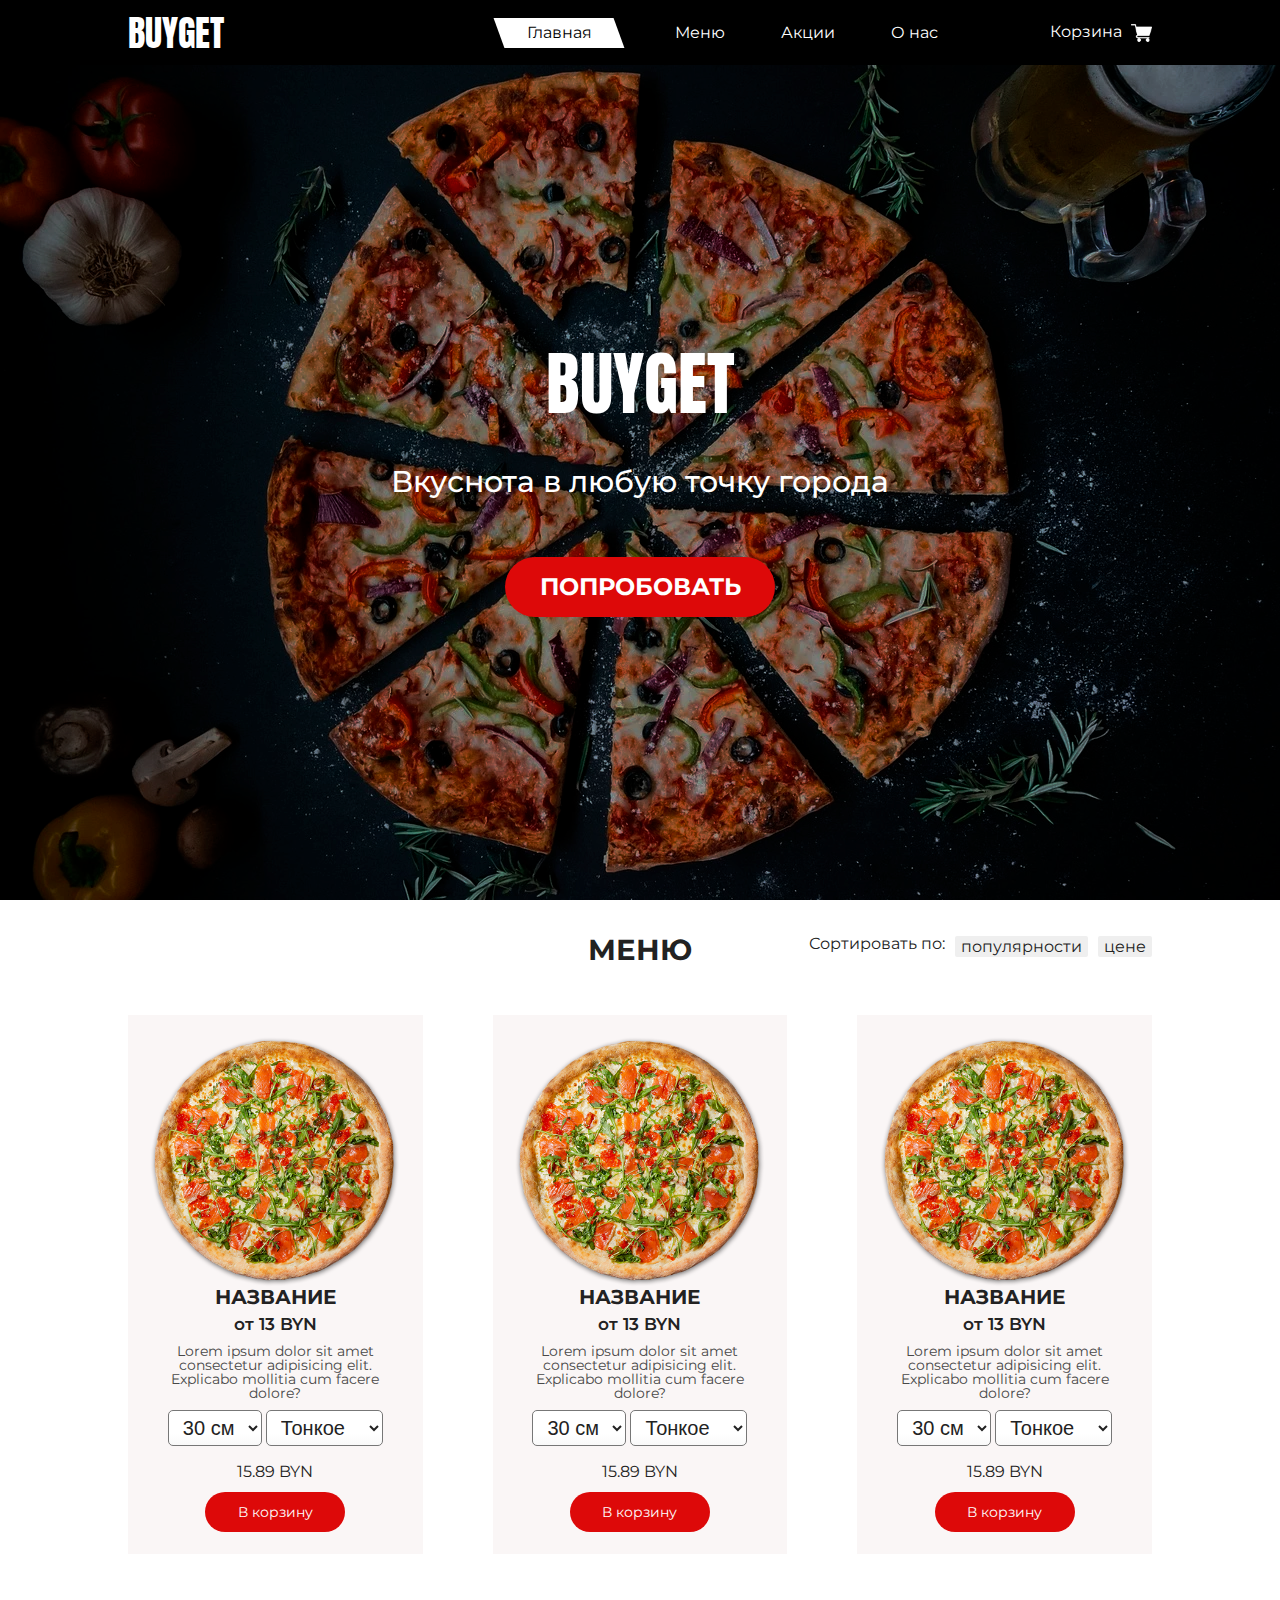
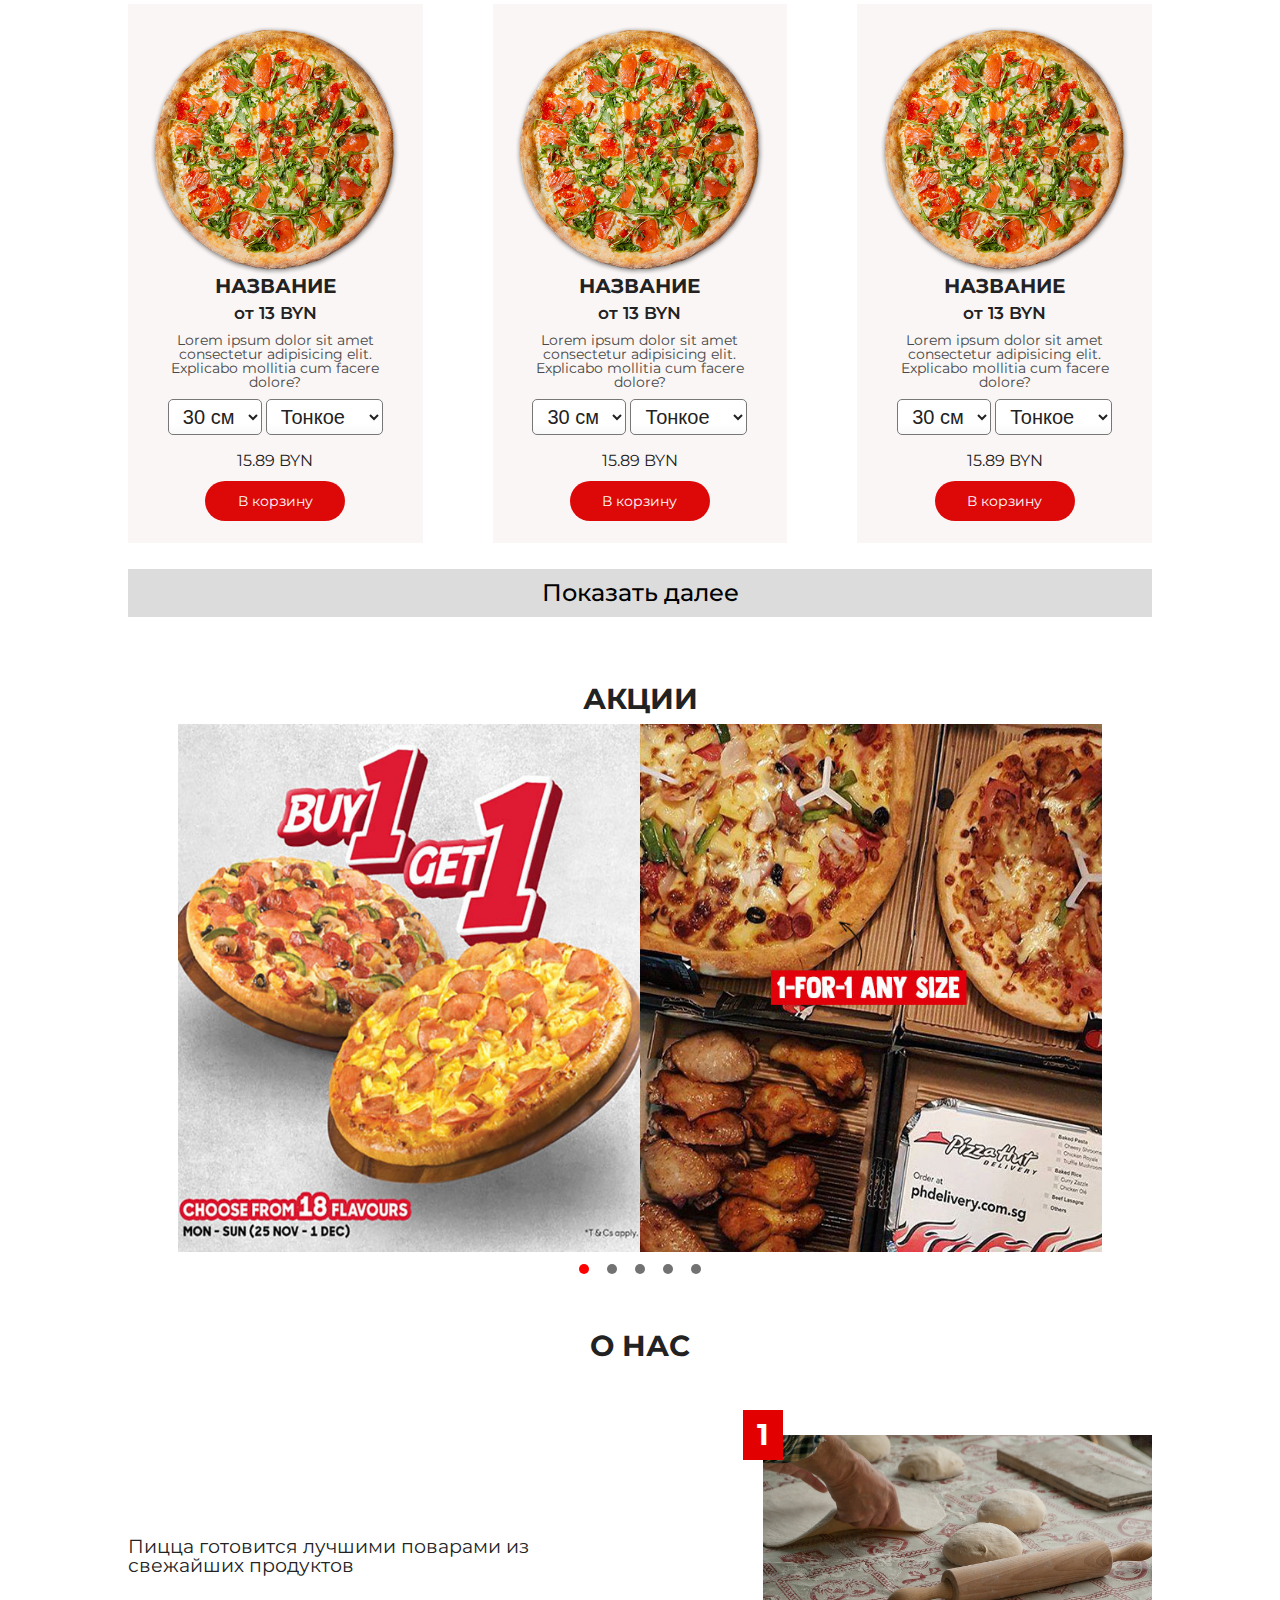
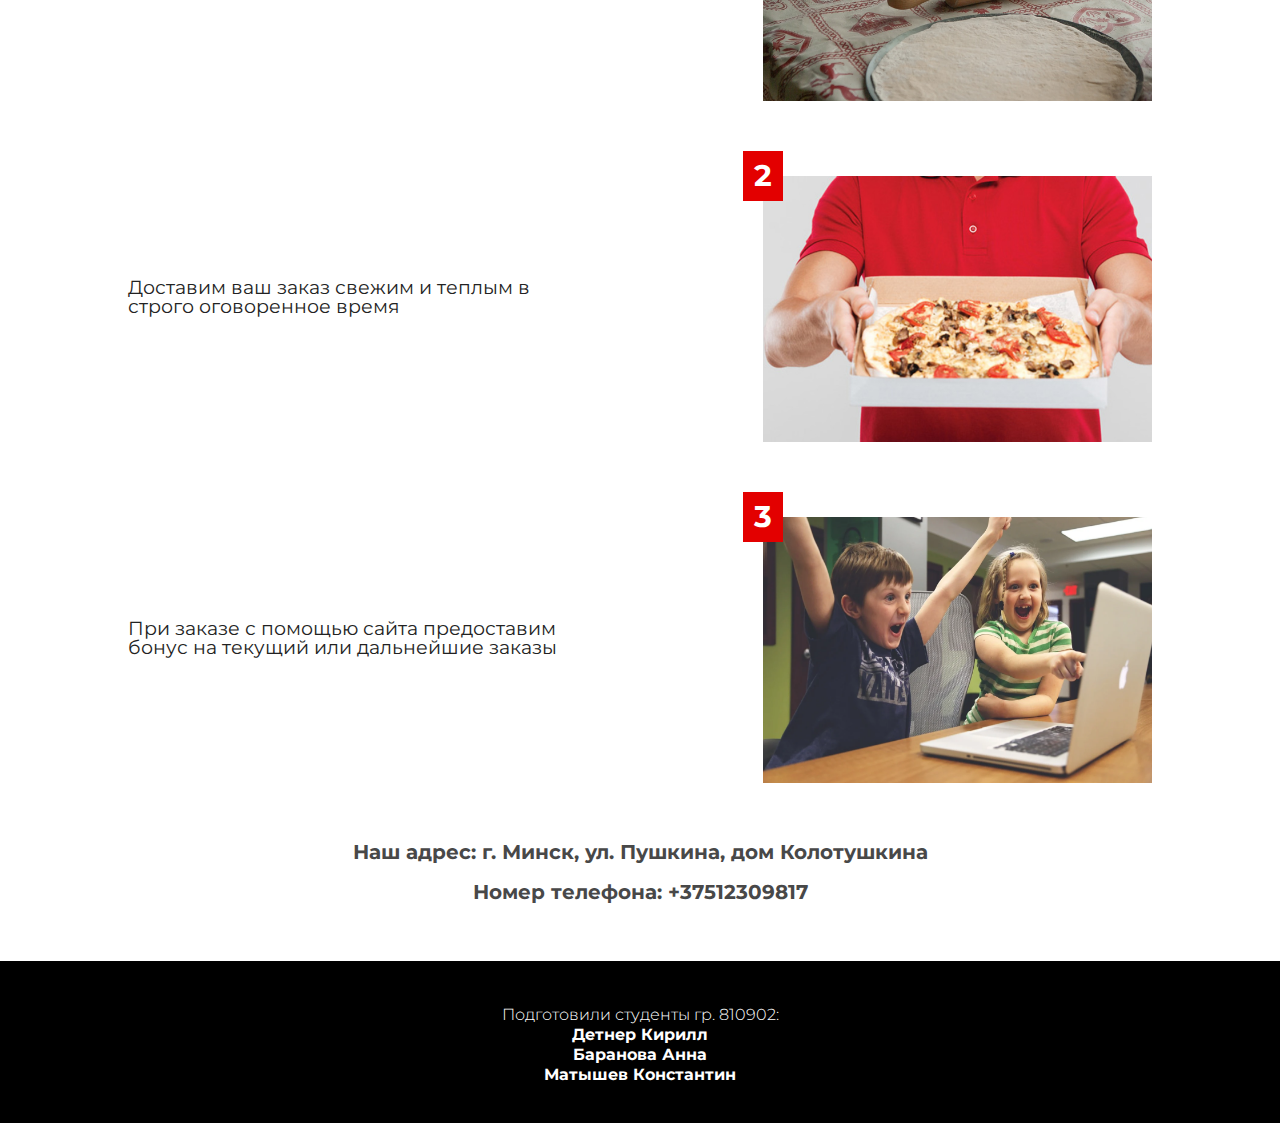
<file: index.html>
<!DOCTYPE html>
<html lang="ru">

<head>
    <meta charset="UTF-8" />
    <meta name="viewport" content="width=device-width, initial-scale=1.0" />
    <link rel="stylesheet" href="styles/reset.css" />
    <link rel="stylesheet" href="styles/style.css" />
    <link rel="preconnect" href="https://fonts.gstatic.com" />
    <link href="https://fonts.googleapis.com/css2?family=Montserrat:wght@100;300;400;500;600;700&display=swap" rel="stylesheet" />
    <link href="https://fonts.googleapis.com/css2?family=Anton&display=swap" rel="stylesheet" />
    <script src="jquery-3.6.0.min.js"></script>
    <title>BUYGET Pizza</title>
</head>

<body class="page" id="main">
    <header class="header page__header"  >
        <nav class="wrapper">
            <h1 class="logo logo_header"><a href="index.html">BUYGET</a></h1>
            <ul class="nav">
                <li class="nav__item active" data-element="main"><a>Главная</a></li>
                <li class="nav__item" data-element="menu"> <a>Меню</a></li>
                <li class="nav__item" data-element="sales"><a>Акции</a></li>
                <li class="nav__item" data-element="about"><a>О нас</a></li>
                <li class="nav__item basket" id="basketBtn"><a href="./basket.html">Корзина
                    <img class="nav__cart" src="./img/basket.png" />
                </a>
                </li>
            </ul>
        </nav>
    </header>
    <main>
        <section class="content" id="main">
            <div class="content__background">
                <div class="wrapper">
                    <div class="info">
                        <h1 class="logo info__logo">BUYGET</h1>
                        <p class="info__description">Вкуснота в любую точку города</p>
                        <button class="btn btn_red" id="btnTaste" data-element="menu">ПОПРОБОВАТЬ</button>
                    </div>
                </div>
            </div>
        </section>

        <section class="menu" id="menu">
            <div class="wrapper">
                <div class="menu__header">
                    <h2 class="menu__title title">МЕНЮ</h2>
                    <div class="menu__sort">
                        <div class="sort__title">Сортировать по:</div>
                        <button class="sort-type sort-type_active">популярности</button>
                        <button class="sort-type">цене</button>
                    </div>
                </div>
                <div class="menu__pizza">
                    <div class="pizza-card">
                        <div class="pizza-card__image"></div>
                        <h3 class="pizza-card__title">Название</h3>
                        <p class="pizza-card__price-range">от 13 BYN</p>
                        <p class="pizza-card__description">
                            Lorem ipsum dolor sit amet consectetur adipisicing elit. Explicabo mollitia cum facere dolore?
                        </p>
                        <div class="pizza-card__params">
                            <select class="pizza-card__size">
                  <option value="30">30 см</option>
                  <option value="36">36 см</option>
                </select>
                            <select class="pizza-card__thickness">
                  <option value="thin">Тонкое</option>
                  <option value="fat">Толстое</option>
                </select>
                        </div>
                        <h3 class="pizza__price">15.89 BYN</h3>
                        <button class="btn btn_red" id="addToCartBtn">В корзину</button>
                    </div>
                    <div class="pizza-card">
                        <div class="pizza-card__image"></div>
                        <h3 class="pizza-card__title">Название</h3>
                        <p class="pizza-card__price-range">от 13 BYN</p>
                        <p class="pizza-card__description">
                            Lorem ipsum dolor sit amet consectetur adipisicing elit. Explicabo mollitia cum facere dolore?
                        </p>
                        <div class="pizza-card__params">
                            <select class="pizza-card__size">
                  <option value="30">30 см</option>
                  <option value="36">36 см</option>
                </select>
                            <select class="pizza-card__thickness">
                  <option value="thin">Тонкое</option>
                  <option value="fat">Толстое</option>
                </select>
                        </div>
                        <h3 class="pizza__price">15.89 BYN</h3>
                        <button class="btn btn_red" id="addToCartBtn">В корзину</button>
                    </div>
                    <div class="pizza-card">
                        <div class="pizza-card__image"></div>
                        <h3 class="pizza-card__title">Название</h3>
                        <p class="pizza-card__price-range">от 13 BYN</p>
                        <p class="pizza-card__description">
                            Lorem ipsum dolor sit amet consectetur adipisicing elit. Explicabo mollitia cum facere dolore?
                        </p>
                        <div class="pizza-card__params">
                            <select class="pizza-card__size">
                  <option value="30">30 см</option>
                  <option value="36">36 см</option>
                </select>
                            <select class="pizza-card__thickness">
                  <option value="thin">Тонкое</option>
                  <option value="fat">Толстое</option>
                </select>
                        </div>
                        <h3 class="pizza__price">15.89 BYN</h3>
                        <button class="btn btn_red" id="addToCartBtn">В корзину</button>
                    </div>
                    <div class="pizza-card">
                        <div class="pizza-card__image"></div>
                        <h3 class="pizza-card__title">Название</h3>
                        <p class="pizza-card__price-range">от 13 BYN</p>
                        <p class="pizza-card__description">
                            Lorem ipsum dolor sit amet consectetur adipisicing elit. Explicabo mollitia cum facere dolore?
                        </p>
                        <div class="pizza-card__params">
                            <select class="pizza-card__size">
                  <option value="30">30 см</option>
                  <option value="36">36 см</option>
                </select>
                            <select class="pizza-card__thickness">
                  <option value="thin">Тонкое</option>
                  <option value="fat">Толстое</option>
                </select>
                        </div>
                        <h3 class="pizza__price">15.89 BYN</h3>
                        <button class="btn btn_red" id="addToCartBtn">В корзину</button>
                    </div>
                    <div class="pizza-card">
                        <div class="pizza-card__image"></div>
                        <h3 class="pizza-card__title">Название</h3>
                        <p class="pizza-card__price-range">от 13 BYN</p>
                        <p class="pizza-card__description">
                            Lorem ipsum dolor sit amet consectetur adipisicing elit. Explicabo mollitia cum facere dolore?
                        </p>
                        <div class="pizza-card__params">
                            <select class="pizza-card__size">
                  <option value="30">30 см</option>
                  <option value="36">36 см</option>
                </select>
                            <select class="pizza-card__thickness">
                  <option value="thin">Тонкое</option>
                  <option value="fat">Толстое</option>
                </select>
                        </div>
                        <h3 class="pizza__price">15.89 BYN</h3>
                        <button class="btn btn_red" id="addToCartBtn">В корзину</button>
                    </div>
                    <div class="pizza-card">
                        <div class="pizza-card__image"></div>
                        <h3 class="pizza-card__title">Название</h3>
                        <p class="pizza-card__price-range">от 13 BYN</p>
                        <p class="pizza-card__description">
                            Lorem ipsum dolor sit amet consectetur adipisicing elit. Explicabo mollitia cum facere dolore?
                        </p>
                        <div class="pizza-card__params">
                            <select class="pizza-card__size">
                  <option value="30">30 см</option>
                  <option value="36">36 см</option>
                </select>
                            <select class="pizza-card__thickness">
                  <option value="thin">Тонкое</option>
                  <option value="fat">Толстое</option>
                </select>
                        </div>
                        <h3 class="pizza__price">15.89 BYN</h3>
                        <button class="btn btn_red" id="addToCartBtn">В корзину</button>
                    </div>
                </div>
                <button class="btn menu__extend">Показать далее</button>
            </div>
        </section>

        <section class="sales" id="sales">
            <div class="wrapper">
                <h2 class="sales__title title">АКЦИИ</h2>
                <div class="sales__slider">
                    <ul class="sales__slider_list">
                        <li class="sales__slider_element">
                            <img src="./img/sale1.png" alt="1" />
                        </li>
                        <!-- <li class="sales__slider_element">
                            <img src="img/sale1.png" alt="2" />
                        </li> -->
                    </ul>
                    <div class="sales__slider_arrow-left"></div>
                    <div class="sales__slider_arrow-right"></div>
                    <div class="sales__slider_dots">
                        <span class="slider__dot slider__dot_current"></span>
                        <span class="slider__dot"></span>
                        <span class="slider__dot"></span>
                        <span class="slider__dot"></span>
                        <span class="slider__dot"></span>
                    </div>
                </div>
            </div>
        </section>

        <section class="about" id="about">
            <div class="wrapper">
                <h2 class="about__title title">О НАС</h2>
                <div class="advantages">
                    <article class="advantage">
                        <p class="advantage__description">
                            Пицца готовится лучшими поварами из свежайших продуктов
                        </p>
                        <div class="advantage__image-wrapper">
                            <div class="advantage__number">
                                <p>1</p>
                            </div>
                            <img class="advantage_image" src="img/adv1.png"></img>
                        </div>
                    </article>
                    <article class="advantage">
                        <p class="advantage__description">
                            Доставим ваш заказ свежим и теплым в строго оговоренное время
                        </p>
                        <div class="advantage__image-wrapper">
                            <div class="advantage__number">
                                <p>2</p>
                            </div>
                            <img class="advantage_image" src="img/adv2.png"></img>
                        </div>
                    </article>
                    <article class="advantage">
                        <p class="advantage__description">
                            При заказе с помощью сайта предоставим бонус на текущий или дальнейшие заказы
                        </p>
                        <div class="advantage__image-wrapper">
                            <div class="advantage__number">
                                <p>3</p>
                            </div>
                            <img class="advantage_image" src="./img/adv3.png"></img>
                        </div>
                    </article>
                </div>
            </div>
        </section>

        <section>
            <p class="address">
                Наш адрес: г. Минск, ул. Пушкина, дом Колотушкина
                <br /> Номер телефона: +37512309817
            </p>
        </section>
    </main>

    <footer class="footer page__footer">
        <p class="authors">
            Подготовили студенты гр. 810902:<span><br /> Детнер Кирилл<br /> Баранова Анна<br /> Матышев Константин</span>
        </p>
    </footer>
    <script src="index.js"></script>
</body>

</html>
</file>
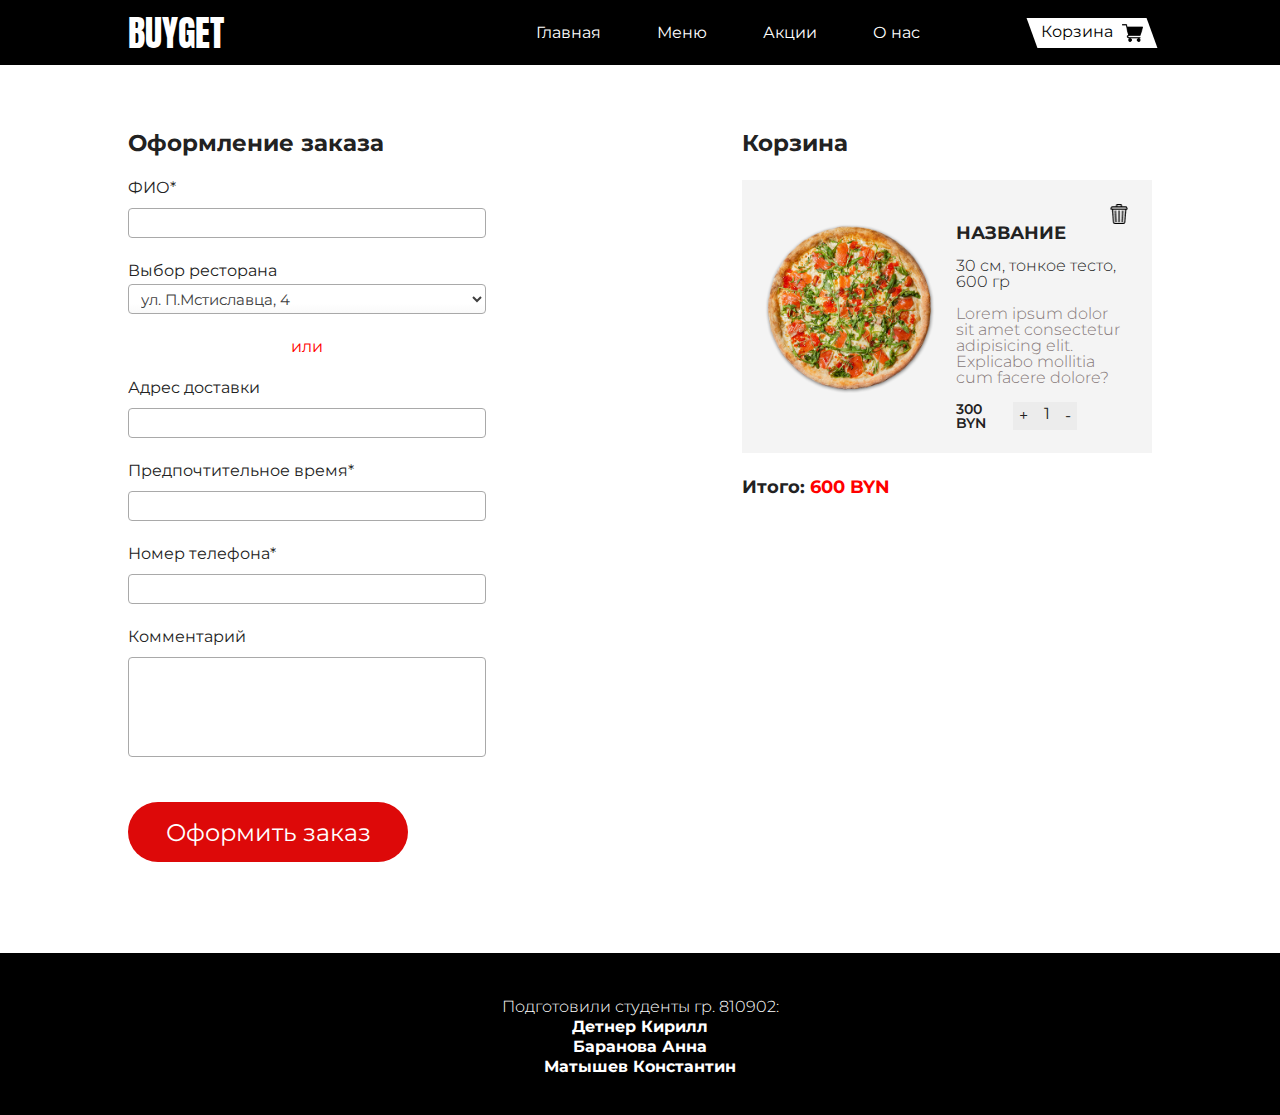
<file: basket.html>
<!DOCTYPE html>
<html lang="ru" style="overflow-x: hidden">
  <head>
    <meta charset="UTF-8" />
    <meta name="viewport" content="width=device-width, initial-scale=1.0" />
    <link rel="stylesheet" href="styles/reset.css" />
    <link rel="stylesheet" href="styles/style.css" />
    <link rel="preconnect" href="https://fonts.gstatic.com" />
    <link
      href="https://fonts.googleapis.com/css2?family=Montserrat:wght@100;300;400;500;600;700&display=swap"
      rel="stylesheet"
    />
    <link
      href="https://fonts.googleapis.com/css2?family=Anton&display=swap"
      rel="stylesheet"
    />
    <script src="jquery-3.6.0.min.js"></script>
    <title>Basket</title>
  </head>

  <body class="page">
    <header class="header page__header">
      <nav class="wrapper">
        <h1 class="logo logo_header"><a href="index.html">BUYGET</a></h1>
        <ul class="nav">
          <li class="nav__item" data-element="main"><a>Главная</a></li>
          <li class="nav__item" data-element="menu"><a>Меню</a></li>
          <li class="nav__item" data-element="sales"><a>Акции</a></li>
          <li class="nav__item" data-element="about"><a>О нас</a></li>
          <li class="nav__item active">
            <a href="basket.html"
              >Корзина
              <img class="nav__cart" src="./img/basket.png" />
            </a>
          </li>
        </ul>
      </nav>
    </header>
    <main>
      <section class="basket__wrapper">
        <div class="wrapper">
          <div class="order">
            <h2 class="order__title">Оформление заказа</h2>
            <form class="order__form">
              <label class="order__form_info"
                >ФИО* <input class="order__form_input" type="text" required
              /></label>
              <label class="order__form_info"
                >Выбор ресторана
                <select class="order__form_select" required>
                  <option value="first">ул. П.Мстиславца, 4</option>
                </select>
              </label>
              <span class="order__form_info red-center">или</span>
              <label class="order__form_info"
                >Адрес доставки <input class="order__form_input" type="text" required
              /></label>
              <label class="order__form_info"
                >Предпочтительное время*
                <input class="order__form_input" type="text" required
              /></label>
              <label class="order__form_info"
                >Номер телефона* <input class="order__form_input" type="text" required
              /></label>
              <label class="order__form_comment"
                >Комментарий
                <textarea class="order__form_input" type="text"></textarea>
              </label>
              <button class="btn btn_red" type="submit">Оформить заказ</button>
            </form>
          </div>
          <div class="basket">
            <h2 class="order__title">Корзина</h2>
            <div class="basket__card">
              <div class="button__wrapper">
                <button class="basket__card_delete">
                  <img src="./img/delete.png" alt="" />
                </button>
              </div>
              <div class="basket__card_wrapper">
                <img class="basket__card_image" src="./img/pizza.png" alt="" />
                <div class="basket__card_info">
                  <h3 class="basket__card_header">НАЗВАНИЕ</h3>
                  <p class="basket__card_text">30 см, тонкое тесто, 600 гр</p>
                  <p class="basket__card_text color-gray">
                    Lorem ipsum dolor sit amet consectetur adipisicing elit.
                    Explicabo mollitia cum facere dolore?
                  </p>
                  <div class="basket__card_sum">
                    <span class="basket__card_price">300 BYN</span>
                    <div class="basket_card_number">
                      <button class="number__edit">+</button>
                      <span class="number__num">1</span>
                      <button class="number__edit">-</button>
                    </div>
                  </div>
                </div>
              </div>
            </div>
            <h2 class="basket__sum">
              Итого: <span class="busket__sum_num">600 BYN</span>
            </h2>
          </div>
        </div>
      </section>
    </main>

    <footer class="footer page__footer">
      <p class="authors">
        Подготовили студенты гр. 810902:<span
          ><br />
          Детнер Кирилл<br />
          Баранова Анна<br />
          Матышев Константин</span
        >
      </p>
    </footer>
    <script src="index.js"></script>
  </body>
</html>
</file>
<file: styles/style.css>
@charset "UTF-8";
* {
  box-sizing: border-box;
}

section {
  display: flex;
  justify-content: center;
  width: 100%;
}

select {
  display: inline-block;
  margin-top: 5px !important;
  border: 1px solid #777;
  border-radius: 0.25em;
  padding: 0.25em 0.5em;
  font-size: 1.25rem;
  cursor: pointer;
  line-height: 1.1;
  background-color: #fff;
  background-image: linear-gradient(to top, #f9f9f9, #fff 33%);
}

select::after {
  content: "";
  width: 0.8em;
  height: 0.5em;
  background-color: #777;
  clip-path: polygon(100% 0%, 0 0%, 50% 100%);
}

select:focus + .focus {
  position: absolute;
  top: -1px;
  left: -1px;
  right: -1px;
  bottom: -1px;
  border: 2px solid blue;
  border-radius: inherit;
}

.select-box {
  cursor: pointer;
  position: relative;
  max-width: 20em;
  margin: 5em auto;
  width: 100%;
}

.select,
.label {
  color: #414141;
  display: block;
  font: 400 17px/2em "Source Sans Pro", sans-serif;
}

.select {
  width: 100%;
  position: absolute;
  top: 0;
  padding: 5px 0;
  height: 40px;
  opacity: 0;
  -ms-filter: "progid:DXImageTransform.Microsoft.Alpha(Opacity=0)";
  background: none transparent;
  border: 0 none;
}

.select-box1 {
  background: #ececec;
}

.label {
  position: relative;
  padding: 5px 10px;
  cursor: pointer;
}

.open .label::after {
  content: "▲";
}

.label::after {
  content: "▼";
  font-size: 12px;
  position: absolute;
  right: 0;
  top: 0;
  padding: 5px 15px;
  border-left: 5px solid #fff;
}

a {
  text-decoration: none;
  color: white;
}

header {
  width: 100%;
  height: 65px;
  display: flex;
  justify-content: center;
  background-color: black;
  color: white;
  position: sticky;
  top: 0;
  z-index: 100;
}
header .wrapper {
  justify-content: space-between;
  align-items: center;
}
header .wrapper .logo {
  font-family: "Anton", sans-serif;
  font-size: 36px;
}
header .wrapper .nav {
  display: flex;
  justify-content: space-between;
  align-items: center;
}
header .wrapper .nav .nav__item {
  cursor: pointer;
  margin-left: 3.5rem;
  display: flex;
  transition: all 0.3s ease-in;
}
header .wrapper .nav .nav__item img {
  width: 21px;
  height: 20px;
  margin-left: 5px;
}
header .wrapper .nav .nav__item:last-child {
  margin-left: 7rem;
}
header .wrapper .nav .active {
  width: 120px;
  height: 30px;
  background-color: white;
  transform: skewX(20deg);
  z-index: -1;
  transition: all 0.3s ease-in;
  font-style: normal;
  display: flex;
  justify-content: center;
  align-items: center;
}
header .wrapper .nav .active a {
  transform: skewX(-20deg);
  color: black;
}
header .wrapper .nav .active a img {
  filter: invert(100%);
}

header,
main,
footer,
button {
  font-family: "Montserrat", sans-serif;
}

.wrapper {
  width: 80%;
  display: flex;
  justify-content: center;
}

.content__background {
  background-image: url(../img/background.png);
  background-color: #080808;
  width: 100%;
  height: calc(100vh - 65px);
  background-size: cover;
  background-position: center;
  display: flex;
  justify-content: center;
}
.content__background .wrapper {
  height: 100%;
  align-items: center;
}
.content__background .btn {
  margin-top: 12px;
  background: #dd0909;
  border-radius: 40px;
  color: #fff;
  border: none;
  font-size: 24px;
  width: 270px;
  height: 60px;
}

.info {
  display: flex;
  justify-content: center;
  flex-wrap: wrap;
}
.info h1,
.info p {
  width: 100%;
  text-align: center;
  color: white;
  margin-bottom: 3rem;
}
.info h1 {
  font-family: "Anton", sans-serif;
  font-size: 70px;
  font-style: normal;
  font-weight: normal;
}
.info p {
  font-weight: 500;
  font-size: 30px;
}
.info button {
  font-style: normal;
  font-weight: bold;
  font-size: 25px;
  text-transform: uppercase;
}

.menu {
  margin-top: 36px;
}
.menu .wrapper {
  flex-wrap: wrap;
}

.title {
  text-align: center;
  font-style: normal;
  font-weight: bold;
  font-size: 1.8rem;
}

.menu__header {
  width: 100%;
  position: relative;
}
.menu__header .menu__sort {
  position: absolute;
  right: 0;
  top: 0;
  display: flex;
  justify-content: right;
}
.menu__header .menu__sort .sort-type {
  margin-left: 10px;
  border: 0;
  border-radius: 2px;
}

.menu__pizza {
  display: grid;
  grid-template-columns: 1fr 1fr 1fr;
  grid-column-gap: 70px;
}
.menu__pizza .pizza-card {
  background-color: #faf6f6;
  padding: 22px;
  margin-top: 50px;
  text-align: center;
  transition: all 0.5s ease;
}
.menu__pizza .pizza-card .pizza-card__image {
  background-image: url(../img/pizza.png);
  background-size: contain;
  background-position: center;
  background-repeat: no-repeat;
  width: 100%;
  height: 250px;
}
.menu__pizza .pizza-card .pizza-card__title {
  font-weight: bold;
  font-size: 20px;
  text-transform: uppercase;
}
.menu__pizza .pizza-card .pizza-card__price-range {
  margin-top: 9px;
  font-weight: 600;
  font-size: 17px;
}
.menu__pizza .pizza-card .pizza-card__description {
  margin-top: 11px;
  font-weight: normal;
  font-size: 14px;
  color: #484848;
}
.menu__pizza .pizza-card .pizza-card__params {
  margin-top: 5px;
}
.menu__pizza .pizza-card .pizza__price {
  transition: 0.75s ease;
  margin-top: 18px;
  font-weight: normal;
  font-size: 16px;
}
.menu__pizza .pizza-card .btn {
  margin-top: 12px;
  background: #dd0909;
  border-radius: 40px;
  color: #fff;
  border: none;
  font-size: 14px;
  width: 140px;
  height: 40px;
}
.menu__pizza .pizza-card:hover {
  background-color: #f1eeee;
  transform: scale(1.05);
  transition: 1s ease;
}
.menu__pizza .pizza-card:hover .pizza-card__image {
  animation-name: rotate;
  animation-duration: 1.25s;
  animation-iteration-count: infinite;
  animation-timing-function: linear;
}
@keyframes rotate {
  from {
    transform: rotate(0deg);
  }
  to {
    transform: rotate(360deg);
  }
}
.menu__pizza .pizza-card:hover .pizza__price {
  transition: 1s ease;
  color: #dd0909;
}

.menu__extend {
  width: 100%;
  border: none;
  background-color: #dcdcdc;
  height: 48px;
  margin-top: 26px;
  font-style: normal;
  font-weight: 500;
  font-size: 24px;
  text-align: center;
  color: #000000;
}

.sales {
  margin-top: 68px;
}
.sales .wrapper {
  flex-direction: column;
  justify-content: center;
}
.sales .sales__slider {
  position: relative;
  min-width: 320px;
  padding: 10px 50px 30px;
}

.sales__slider_list {
  margin: 0;
  padding: 0;
  list-style-type: none;
  position: relative;
  width: 100%;
  height: 528px;
}

.sales__slider_element {
  width: 100%;
  transition: opacity 1s ease-in;
  position: absolute;
  left: 0;
  top: 0;
  display: block;
}
.sales__slider_element img {
  width: 100%;
  height: 528px;
  z-index: 10;
}

.sales__slider_arrow-left,
.sales__slider_arrow-right {
  width: 22px;
  height: 40px;
  position: absolute;
  cursor: pointer;
  opacity: 0.6;
  z-index: 4;
}

.sales__slider_arrow-left {
  left: 10px;
  top: calc(100% / 2 - 20px);
  display: block;
  background: url("http://pvbk.spb.ru/inc/slider/sim-files/sim-arrow-left.png") no-repeat;
}

.sales__slider_arrow-right {
  right: 10px;
  top: calc(100% / 2 - 20px);
  display: block;
  background: url("http://pvbk.spb.ru/inc/slider/sim-files/sim-arrow-right.png") no-repeat;
}

.sales__slider_arrow-left:hover {
  opacity: 1;
}

.sales__slider_arrow-right:hover {
  opacity: 1;
}

.sales__slider_dots {
  width: 100%;
  height: auto;
  position: absolute;
  left: 0;
  bottom: 0;
  z-index: 3;
  text-align: center;
}

span.slider__dot {
  width: 10px;
  height: 10px;
  margin: 5px 7px;
  padding: 0;
  display: inline-block;
  background-color: #727272;
  border-radius: 5px;
  cursor: pointer;
}

.slider__dot_current {
  background-color: #ff0000 !important;
}

.about {
  display: flex;
  justify-content: center;
}
.about .wrapper {
  display: block;
}
.about__title {
  margin-top: 50px;
}

.advantages {
  display: flex;
  flex-direction: column;
}

.advantage {
  margin-top: 50px;
  display: flex;
  justify-content: space-between;
}
.advantage .advantage__description {
  max-width: 45%;
  display: flex;
  align-items: center;
  font-size: 1.2rem;
}
.advantage .advantage__image-wrapper img {
  right: 0;
  max-width: 389px;
  height: 266px;
  position: relative;
  z-index: 0;
  margin-left: 20px;
}

.advantage__number {
  position: relative;
  z-index: 10;
  margin-bottom: -25px;
  background-color: #e30000;
  width: 40px;
  height: 50px;
}
.advantage__number p {
  text-align: center;
  color: white;
  font-style: normal;
  font-weight: bold;
  font-size: 30px;
  line-height: 50px;
}

.address {
  margin: 49px 0 49px;
  line-height: 40px;
  font-weight: bold;
  font-size: 20px;
  color: #484848;
  text-align: center;
}

.footer {
  padding: 44px 0 38px;
  background-color: black;
  line-height: 20px;
  color: white;
  text-align: center;
  font-style: normal;
  font-weight: 300;
  font-size: 16px;
}
.footer span {
  font-weight: bold;
}

.basket__wrapper {
  margin-top: 67px;
}
.basket__wrapper .wrapper {
  justify-content: space-between;
}
.basket__wrapper .wrapper .order {
  width: 35%;
  margin-left: -600px;
  transition: 1s ease;
}
.basket__wrapper .wrapper .basket {
  width: 40%;
  margin-right: -600px;
  transition: 1s ease;
}

.visible-order {
  margin-left: 0 !important;
}

.visible-basket {
  margin-right: 0 !important;
}

.order__form {
  display: flex;
  flex-direction: column;
}
.order__form .btn_red {
  margin: 45px 0 91px;
  background: #dd0909;
  border-radius: 40px;
  color: #fff;
  border: none;
  font-size: 24px;
  width: 280px;
  height: 60px;
}

.order__form_input,
.order__form_select {
  margin-top: 12px;
  display: block;
}

.order__title {
  font-weight: bold;
  font-size: 23px;
}

.order__form_info,
.order__form_comment {
  margin-top: 25px;
  width: 100%;
}

.order__form_input,
.order__form_select {
  border: 1px solid #a9a9a9;
  border-radius: 4px;
  width: 100%;
  height: 30px;
  font-family: "Montserrat", sans-serif;
  font-size: 15px;
  color: #3f3f3f;
}

.red-center {
  text-align: center;
  color: red;
}

textarea {
  height: 100px !important;
  resize: none;
}

.basket__card {
  margin-top: 25px;
  background-color: #f4f4f4;
  box-sizing: border-box;
  padding: 23px;
}
.basket__card .button__wrapper {
  overflow: auto;
}
.basket__card .button__wrapper button {
  float: right;
  padding: 0;
  border: 0;
  background-color: transparent;
}
.basket__card .button__wrapper button img {
  margin-right: 0;
  width: 20px;
  height: 20px;
}
.basket__card img {
  margin-right: 21px;
  width: 170px;
  height: 170px;
}

.basket__card_wrapper {
  display: flex;
  width: 100%;
}
.basket__card_wrapper .basket__card_info {
  width: 60%;
}
.basket__card_wrapper .basket__card_info h3 {
  font-weight: bold;
  font-size: 18px;
}
.basket__card_wrapper .basket__card_info p {
  margin: 16px 0 16px;
  font-weight: 300;
  font-size: 16px;
}
.basket__card_wrapper .basket__card_info p.color-gray {
  color: #867979;
}
.basket__card_wrapper .basket__card_info .basket__card_sum {
  width: 70%;
  display: flex;
  justify-content: space-between;
}
.basket__card_wrapper .basket__card_info .basket__card_sum .basket__card_price {
  display: inline-block;
  font-weight: 600;
  font-size: 14px;
}
.basket__card_wrapper .basket__card_info .basket__card_sum .basket_card_number {
  display: flex;
  justify-content: space-between;
  width: 68px;
  background-color: #ececec;
  border-radius: 15px;
}
.basket__card_wrapper .basket__card_info .basket__card_sum .basket_card_number button {
  border: none;
  background-color: #ececec;
}
.basket__card_wrapper .basket__card_info .basket__card_sum .basket_card_number span {
  background-color: #ececec;
  line-height: 24px;
}

.basket__sum {
  margin-top: 25px;
  font-weight: bold;
  font-size: 18px;
}
.basket__sum span {
  color: #ff0000;
}

/*# sourceMappingURL=style.css.map */
</file>
